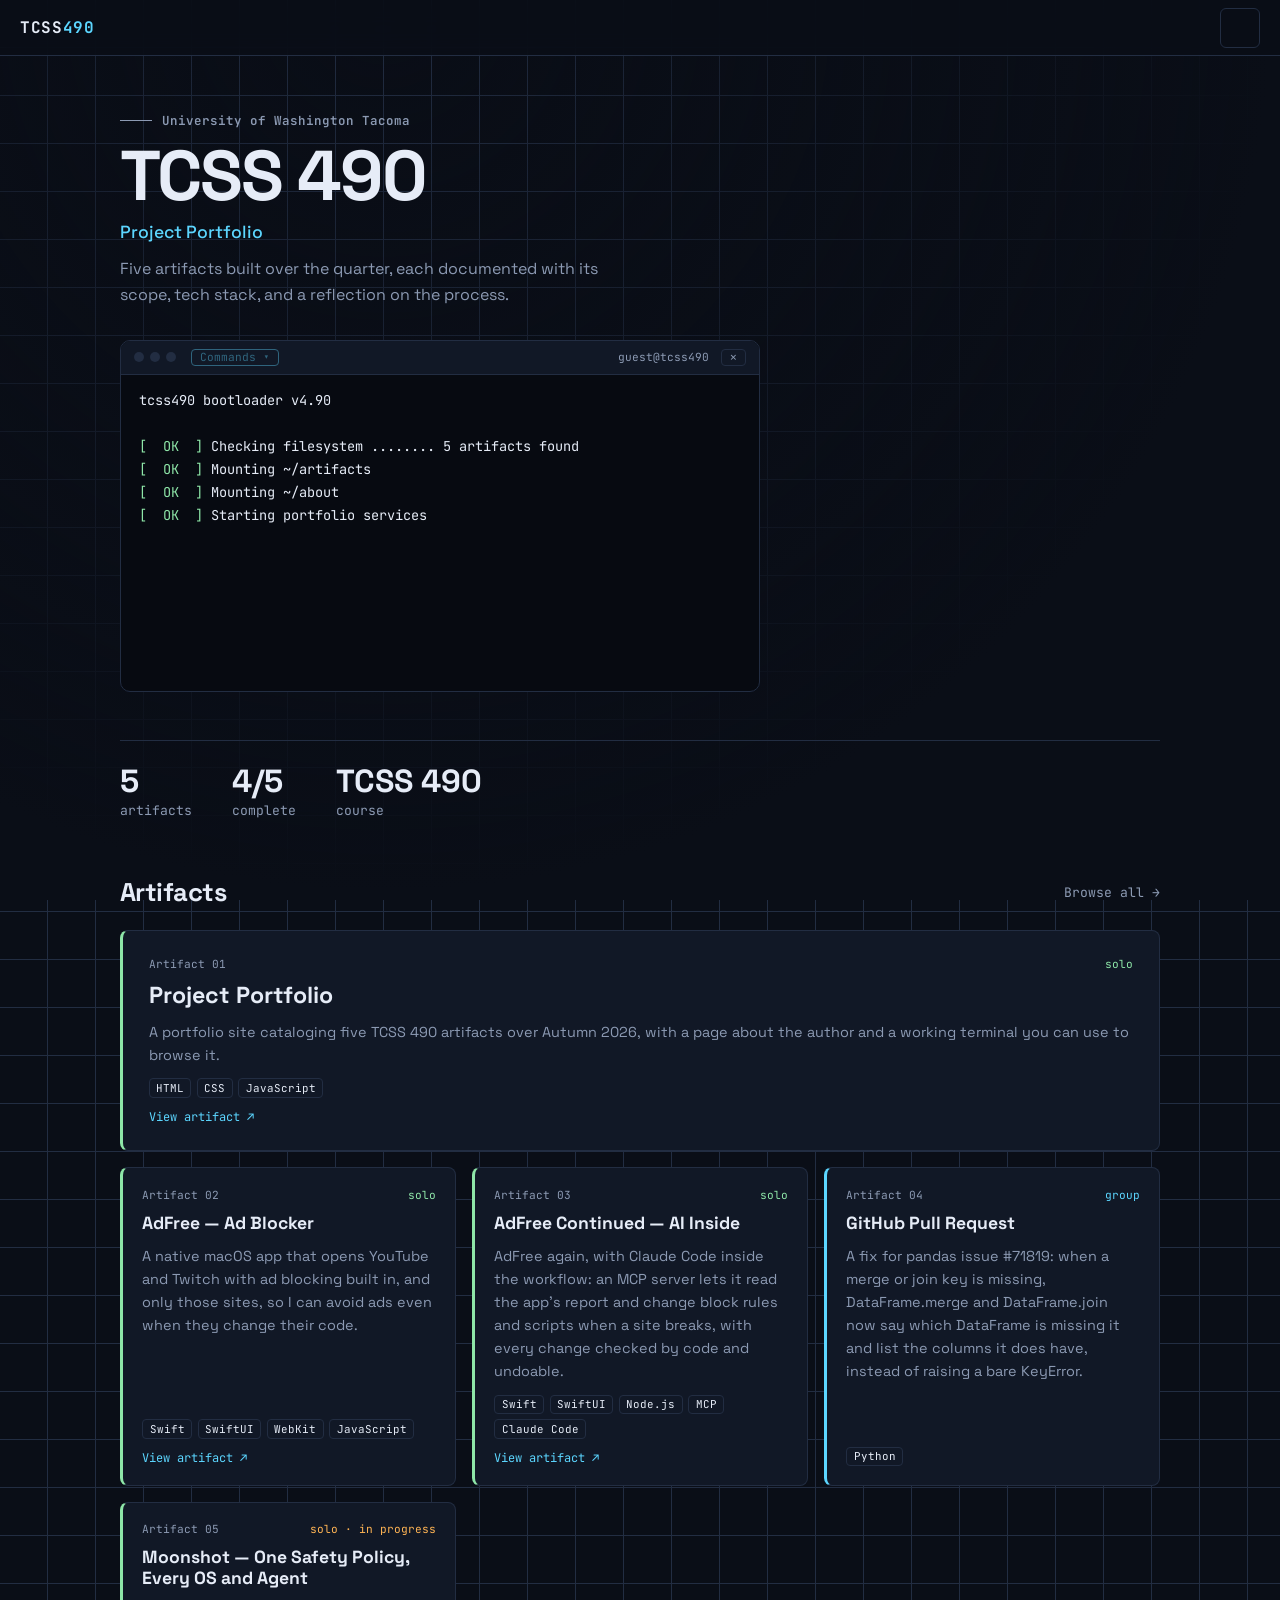
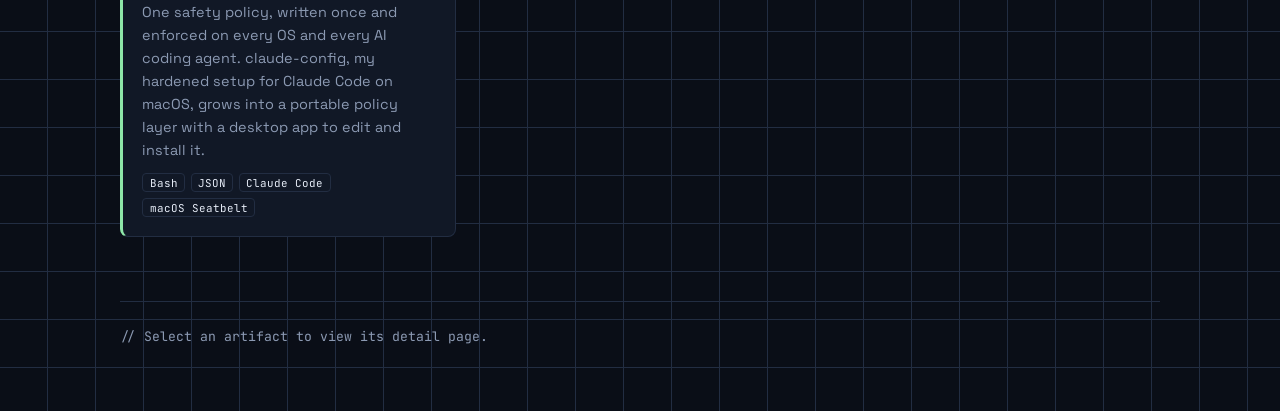
<file: docs/index.html>
<!DOCTYPE html>
<html lang="en">
<head>
  <meta charset="utf-8">
  <meta name="viewport" content="width=device-width, initial-scale=1, viewport-fit=cover">
  <title>TCSS 490 — Project Portfolio</title>
  <link rel="preconnect" href="https://fonts.googleapis.com">
  <link href="https://fonts.googleapis.com/css2?family=Space+Grotesk:wght@500;700&family=JetBrains+Mono:wght@400;600&display=swap" rel="stylesheet">
  <link rel="stylesheet" href="styles.css">
</head>
<body>

<!-- ── Fixed header ──────────────────────────────────────── -->
<header class="site-header">
  <a href="#home" class="site-logo">TCSS<span class="accent">490</span></a>
  <button class="hamburger" id="hamburger" aria-label="Open navigation" aria-expanded="false">
    <span></span><span></span><span></span>
  </button>
</header>

<!-- ── Drawer overlay ────────────────────────────────────── -->
<div class="overlay" id="overlay"></div>

<!-- ── Slide-in nav drawer ───────────────────────────────── -->
<nav class="drawer" id="drawer" aria-label="Site navigation">
  <div class="drawer-head">
    <span>NAVIGATION</span>
    <button class="drawer-close" id="drawer-close" aria-label="Close">✕</button>
  </div>
  <ul class="nav-list">
    <li><a href="#home"        data-nav="home">Home</a></li>
    <li><a href="#about"       data-nav="about">About</a></li>
    <li class="nav-sep"></li>
    <li><a href="#artifacts"   data-nav="artifacts">Artifacts</a></li>
    <li class="nav-sub"><a href="#artifact-01" data-nav="artifact-01">01 — Project Portfolio</a></li>
    <li class="nav-sub"><a href="#artifact-02" data-nav="artifact-02">02 — Ad Blocker</a></li>
    <li class="nav-sub"><a href="#artifact-03" data-nav="artifact-03">03 — AdFree Continued</a></li>
    <li class="nav-sub"><a href="#artifact-04" data-nav="artifact-04">04 — GitHub Pull Request</a></li>
    <li class="nav-sub"><a href="#artifact-05" data-nav="artifact-05">05 — Moonshot: One Safety Policy</a></li>
  </ul>
</nav>

<!-- ── Pages ─────────────────────────────────────────────── -->
<main>

  <!-- HOME -->
  <section class="page" id="page-home">
    <div class="pi">
      <p class="eyebrow">University of Washington Tacoma</p>
      <h1 class="hero">TCSS 490</h1>
      <p class="subtitle">Project Portfolio</p>
      <p class="lede">Five artifacts built over the quarter, each documented with its scope, tech stack, and a reflection on the process.</p>

      <!-- Interactive terminal (built by terminal.js) mounts here on the home page -->
      <div id="term-slot"></div>

      <div class="stats" id="stats"></div>

      <div class="sec-head row-apart">
        <h2 class="sec-title">Artifacts</h2>
        <a class="small-link" href="#artifacts">Browse all →</a>
      </div>
      <div class="grid" id="home-grid"></div>

      <footer>// Select an artifact to view its detail page.</footer>
    </div>
  </section>

  <!-- ABOUT -->
  <section class="page" id="page-about">
    <div class="pi">
      <p class="eyebrow">University of Washington Tacoma · TCSS 490 · Autumn 2026</p>
      <h1 class="hero">Peyton Laudanski</h1>
      <p class="subtitle">BS CSS / 2027</p>

      <div class="about-bio">
        <div class="about-block">
          <h3>About Me</h3>
          <p>Hi, I'm Peyton, a CSS undergraduate Eagle Scout out of UW Tacoma. I recreationally Red Team on my homelab and I like to relax with mandarin oranges.</p>
        </div>
        <div class="about-block">
          <h3>What I'm Building This Quarter</h3>
          <p>I'm interested in building tools and apps that I myself would use in my day to day life. I want to solve my problems with tools I built and skills I learned, and I want to do my best and enjoy my time.</p>
        </div>
      </div>

      <div class="about-links">
        <a class="about-link-btn" href="https://github.com/eagle-scout/" target="_blank" rel="noopener">GitHub ↗</a>
        <a class="about-link-btn" href="https://linkedin.com/in/peytonlaudanski/" target="_blank" rel="noopener">LinkedIn ↗</a>
      </div>

      <div class="about-divider"></div>

      <div class="sec-head row-apart">
        <h2 class="sec-title">Artifacts This Quarter</h2>
        <a class="small-link" href="#artifacts">All artifacts →</a>
      </div>
      <div class="grid" id="about-grid"></div>

    </div>
  </section>

  <!-- ARTIFACTS -->
  <section class="page" id="page-artifacts">
    <div class="pi">
      <div class="sec-head">
        <h2 class="sec-title">All Artifacts</h2>
        <div class="filters" id="filters" role="group" aria-label="Filter by team size"></div>
      </div>
      <div class="grid" id="artifacts-grid"></div>
      <footer>// Click any artifact to open its full detail page.</footer>
    </div>
  </section>

  <!-- ARTIFACT DETAIL (template, populated by script.js) -->
  <section class="page" id="page-detail">
    <div class="pi">
      <a class="back-link" href="#artifacts">← Back to Artifacts</a>
      <div id="detail-content"></div>
    </div>
  </section>

  <!-- ADFREE MANUAL (route #adfree-manual) -->
  <section class="page" id="page-manual">
    <div class="pi manual">
  <a class="back-link" href="#artifact-02">← Back to Artifact 02</a>
  <h1 class="art-name">AdFree — Usage Guide</h1>
  <p class="lead">A small macOS app that opens YouTube and Twitch with ad blocking built in, and nothing else. Part of Artifact 2.</p>

  <h2>What it is</h2>
  <p>AdFree is a native macOS window around a web view (the same engine Safari uses). You browse the real YouTube and Twitch, signed in as yourself, but the app strips ad data from YouTube's player, filters ad segments out of Twitch's video playlist, and blocks known ad hosts. Because it only opens sites on an allowed list, stray links can't take you anywhere else.</p>
  <p>Requires macOS 14 or newer and Xcode (for building). A short demo video is on the <a href="#artifact-02">Artifact 2 page</a>.</p>

  <h2>Install and run</h2>
  <pre><code>git clone https://github.com/Eagle-Scout/TCSS-490-Black-2.git
cd TCSS-490-Black-2/AdFree
./build.sh run</code></pre>
  <p><code>build.sh</code> compiles the app, assembles <code>build/AdFree.app</code>, signs it with the App Sandbox turned on, and opens it. The app has its own shield-and-play icon. Drag <code>AdFree.app</code> into Applications if you want to keep it. Run <code>./build.sh</code> again after pulling changes.</p>
  <p class="note"><strong>First launch:</strong> because the app is sandboxed, it keeps its own cookies. Sign in to Google once inside AdFree to get your history and subscriptions. After that, you stay signed in.</p>

  <h2>Using it</h2>
  <table>
    <tr><th>Control</th><th>What it does</th></tr>
    <tr><td>House</td><td>Home page: one card per allowed site. Pauses any video that was playing.</td></tr>
    <tr><td>← → ↻</td><td>Back, forward, reload (or stop while loading).</td></tr>
    <tr><td>Lock + site name</td><td>Read-only display of the site you're on. Check it before signing in to anything.</td></tr>
    <tr><td>Counter</td><td>Ads skipped or blocked so far. Reset it in Settings → Blocking.</td></tr>
    <tr><td>Block ads</td><td>Master switch. Turning it off reloads the page without any blocking.</td></tr>
    <tr><td>Ads showing?</td><td>Step-by-step help when an ad gets through (see below).</td></tr>
    <tr><td>Gear</td><td>Settings (also ⌘,).</td></tr>
  </table>
  <p>Shortcuts: <code>⌘R</code> reload, <code>⌘B</code> toggle blocking, <code>⌘,</code> settings. Closing the window quits the app.</p>
  <p>If a site can't load (it doesn't exist, you're offline, it times out, or it has a certificate problem) or comes back with an error page like 404, a yellow notice at the top says why. A home-page card that fails sends you back to the home page, so a mistyped site never looks like a redirect.</p>

  <h2>Allowed sites and the home page</h2>
  <p>The home page is your allowed list: every allowed site has a card, and a site only leaves the home page by being removed from the allowed list. (<code>youtu.be</code> is a short-link alias of YouTube, so it has no card.) Open Settings → <strong>Allowed sites</strong>. YouTube, Twitch and their subdomains are allowed by default, and youtube.com can't be removed because blocked links are sent there. Any link outside the list is cancelled, a yellow notice appears, and you land on YouTube.</p>
  <p>To add a site, type its address (for example <code>kick.com</code>) and press <strong>Add…</strong>. You'll be asked to confirm, because anything on an allowed site, including scams or fake sign-in pages, can load inside AdFree. Only add sites you trust. Google's sign-in pages are allowed automatically, but Google search is not.</p>

  <h2>When an ad gets through</h2>
  <p>YouTube and Twitch change their code often, so blocking breaks now and then. Press <strong>Ads showing?</strong> and work down the list:</p>
  <ol>
    <li><strong>Reload the page.</strong> Fixes most one-off misses.</li>
    <li><strong>Reload blocking files.</strong> Re-reads the rules and scripts and reloads the page.</li>
    <li><strong>Clear the cache.</strong> Removes cached pages and scripts. You stay signed in.</li>
    <li><strong>Run a diagnosis and copy the report.</strong> It shows what the app sees on the current page. Paste it to whoever is fixing the scripts (for example, to Claude with "ads are getting through on YouTube, please update the scripts").</li>
    <li><strong>Edit the scripts</strong> in Settings (next section).</li>
  </ol>
  <p>If a page won't load at all, go to Settings → <strong>Blocking</strong> and switch the layers off one at a time (network rules, YouTube script, Twitch script). The one that makes the page work is the one that's broken.</p>

  <h2>Editing the scripts and rules</h2>
  <p>Settings → <strong>Scripts &amp; rules</strong> has an editor for the three files that do the blocking:</p>
  <table>
    <tr><th>File</th><th>What it controls</th></tr>
    <tr><td><code>ContentRules.json</code></td><td>Hosts and URL patterns that are blocked, plus page elements that are hidden. Apple's content blocker format.</td></tr>
    <tr><td><code>youtube-adblock.js</code></td><td>Strips ad data from YouTube's player responses; skips or hides any ad that still shows.</td></tr>
    <tr><td><code>twitch-adblock.js</code></td><td>Removes ad segments from Twitch's playlist; if the whole playlist is ads, swaps in the same stream requested as another player type; mutes any ad that still plays.</td></tr>
  </table>
  <p>Pick a file, edit it, and press <strong>Save and apply</strong> (⌘S). The app checks the syntax first, so a typo can't break blocking, then reloads the page. <strong>Show in Finder</strong> opens the folder holding your saved copies. <strong>Revert to built-in</strong> deletes your copy.</p>
  <p class="note">A saved copy replaces the built-in file. If the app is later updated with a fixed script, your copy keeps shadowing it until you revert. The editor labels files "Custom copy in use" so you can tell.</p>
  <p>To change what ships with the app, edit the files in <code>AdFree/Resources/</code> in the repo and run <code>./build.sh</code>. To redraw the icon, run <code>AdFree/tools/make-icon.sh</code>. To regenerate the demo video shown on the Artifact 2 page, run <code>swift AdFree/tools/make-demo.swift docs/media/adfree-demo.mp4</code> from the repo root.</p>

  <h2>Modifying the app</h2>
  <table>
    <tr><th>File (in <code>AdFree/Sources/AdFree/</code>)</th><th>Role</th></tr>
    <tr><td><code>BrowserModel.swift</code></td><td>Web view, allowed list, rules and scripts, ad counter.</td></tr>
    <tr><td><code>ContentView.swift</code></td><td>Toolbar and window layout.</td></tr>
    <tr><td><code>HomeView.swift</code></td><td>The home page (one card per allowed site).</td></tr>
    <tr><td><code>SettingsView.swift</code></td><td>The three Settings tabs.</td></tr>
    <tr><td><code>FixAdsView.swift</code></td><td>The "Ads showing?" panel.</td></tr>
  </table>
  <p>For a headless check that Twitch still plays, run <code>ADFREE_SELFTEST=1 build/AdFree.app/Contents/MacOS/AdFree</code>. It opens a live channel, samples the video twice and prints whether playback is advancing. Set <code>ADFREE_LAYERS=rules,youtube,twitch</code> (any subset) to test with layers off. In Safari, Develop → this Mac → AdFree opens the Web Inspector for the app.</p>

  <h2>Security notes</h2>
  <ul>
    <li><strong>Sandboxed:</strong> the app can only touch its own container and the network, so a bug in it can't read your documents.</li>
    <li><strong>Limited navigation:</strong> only allowed sites open, and there is no address bar.</li>
    <li><strong>Not included:</strong> Safari's phishing warnings and passkey integration. The app is ad-hoc signed, not notarized.</li>
    <li><strong>Custom scripts:</strong> a saved copy runs inside your signed-in YouTube session. Only save code you understand. Revert to built-in if in doubt.</li>
  </ul>

  <h2>Limits</h2>
  <ul>
    <li>This is a cat-and-mouse game. YouTube and Twitch change their code, so scripts will need updates.</li>
    <li>Twitch ads are spliced into the video stream, so a brief stall or lower-quality moment at an ad break is possible. The backup-stream swap is best effort.</li>
    <li>Blocking ads goes against both services' terms of service. This is a personal and educational project. YouTube Premium and Twitch Turbo are the supported way to remove ads.</li>
  </ul>
    </div>
  </section>

</main>

<script src="script.js"></script>
<script src="terminal.js"></script>
</body>
</html>
</file>
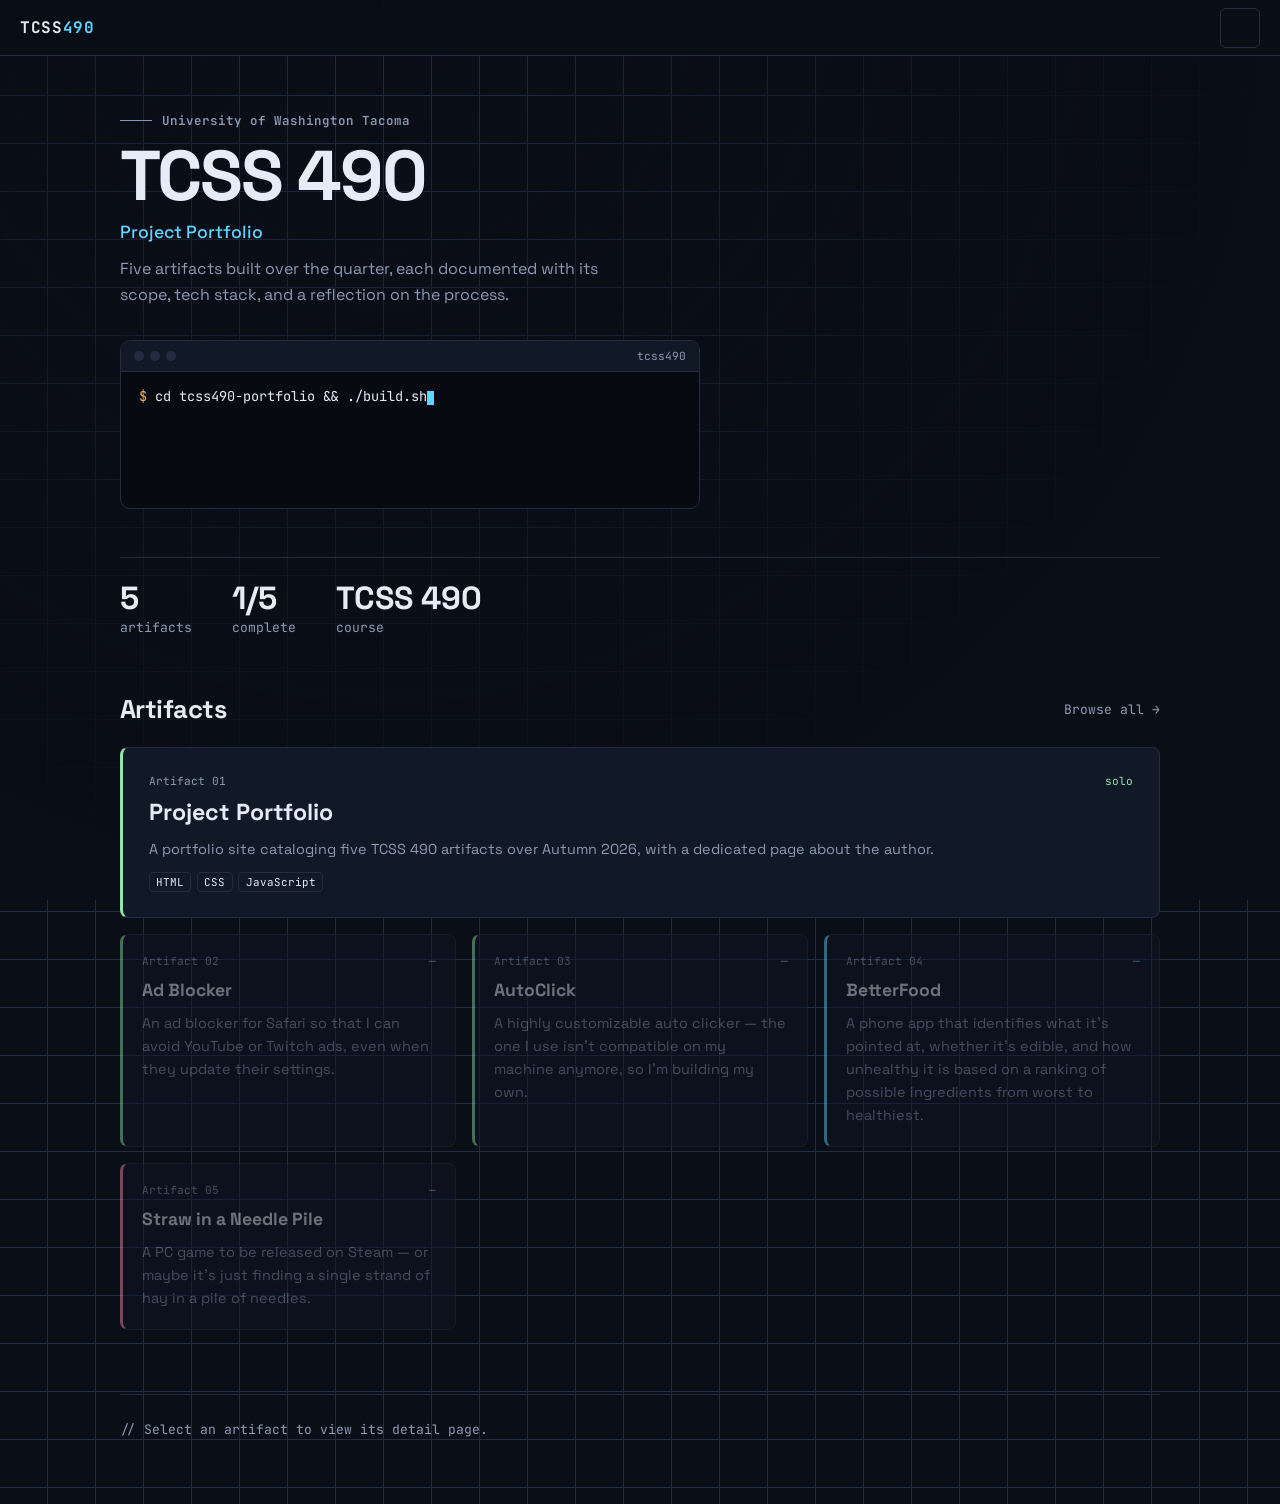
<file: files/index.html>
<!DOCTYPE html>
<html lang="en">
<head>
  <meta charset="utf-8">
  <meta name="viewport" content="width=device-width, initial-scale=1, viewport-fit=cover">
  <title>TCSS 490 — Project Portfolio</title>
  <link rel="preconnect" href="https://fonts.googleapis.com">
  <link href="https://fonts.googleapis.com/css2?family=Space+Grotesk:wght@500;700&family=JetBrains+Mono:wght@400;600&display=swap" rel="stylesheet">
  <link rel="stylesheet" href="styles.css">
</head>
<body>

<!-- ── Fixed header ──────────────────────────────────────── -->
<header class="site-header">
  <a href="#home" class="site-logo">TCSS<span class="accent">490</span></a>
  <button class="hamburger" id="hamburger" aria-label="Open navigation" aria-expanded="false">
    <span></span><span></span><span></span>
  </button>
</header>

<!-- ── Drawer overlay ────────────────────────────────────── -->
<div class="overlay" id="overlay"></div>

<!-- ── Slide-in nav drawer ───────────────────────────────── -->
<nav class="drawer" id="drawer" aria-label="Site navigation">
  <div class="drawer-head">
    <span>NAVIGATION</span>
    <button class="drawer-close" id="drawer-close" aria-label="Close">✕</button>
  </div>
  <ul class="nav-list">
    <li><a href="#home"        data-nav="home">Home</a></li>
    <li><a href="#about"       data-nav="about">About</a></li>
    <li class="nav-sep"></li>
    <li><a href="#artifacts"   data-nav="artifacts">Artifacts</a></li>
    <li class="nav-sub"><a href="#artifact-01" data-nav="artifact-01">01 — Project Portfolio</a></li>
    <li class="nav-sub"><a href="#artifact-02" data-nav="artifact-02">02 — Ad Blocker</a></li>
    <li class="nav-sub"><a href="#artifact-03" data-nav="artifact-03">03 — AutoClick</a></li>
    <li class="nav-sub"><a href="#artifact-04" data-nav="artifact-04">04 — BetterFood</a></li>
    <li class="nav-sub"><a href="#artifact-05" data-nav="artifact-05">05 — Straw in a Needle Pile</a></li>
  </ul>
</nav>

<!-- ── Pages ─────────────────────────────────────────────── -->
<main>

  <!-- HOME -->
  <section class="page" id="page-home">
    <div class="pi">
      <p class="eyebrow">University of Washington Tacoma</p>
      <h1 class="hero">TCSS 490</h1>
      <p class="subtitle">Project Portfolio</p>
      <p class="lede">Five artifacts built over the quarter, each documented with its scope, tech stack, and a reflection on the process.</p>

      <div class="term">
        <div class="term-bar"><i></i><i></i><i></i><span>tcss490</span></div>
        <div class="term-body" id="term"></div>
      </div>

      <div class="stats" id="stats"></div>

      <div class="sec-head row-apart">
        <h2 class="sec-title">Artifacts</h2>
        <a class="small-link" href="#artifacts">Browse all →</a>
      </div>
      <div class="grid" id="home-grid"></div>

      <footer>// Select an artifact to view its detail page.</footer>
    </div>
  </section>

  <!-- ABOUT -->
  <section class="page" id="page-about">
    <div class="pi">
      <p class="eyebrow">University of Washington Tacoma · TCSS 490 · Autumn 2026</p>
      <h1 class="hero">Peyton Laudanski</h1>
      <p class="subtitle">BS CSS / 2027</p>

      <div class="about-bio">
        <div class="about-block">
          <h3>About Me</h3>
          <p>Hi, I'm Peyton, a CSS undergraduate Eagle Scout out of UW Tacoma. I recreationally Red Team on my homelab and I like to relax with mandarin oranges.</p>
        </div>
        <div class="about-block">
          <h3>What I'm Building This Quarter</h3>
          <p>I'm interested in building tools and apps that I myself would use in my day to day life. I want to solve my problems with tools I built and skills I learned, and I want to do my best and enjoy my time.</p>
        </div>
      </div>

      <div class="about-links">
        <a class="about-link-btn" href="#" target="_blank" rel="noopener">GitHub ↗</a>
        <a class="about-link-btn" href="#" target="_blank" rel="noopener">LinkedIn ↗</a>
      </div>

      <div class="about-divider"></div>

      <div class="sec-head row-apart">
        <h2 class="sec-title">Artifacts This Quarter</h2>
        <a class="small-link" href="#artifacts">All artifacts →</a>
      </div>
      <div class="grid" id="about-grid"></div>

      <footer>// Add your GitHub and LinkedIn URLs to the links above.</footer>
    </div>
  </section>

  <!-- ARTIFACTS -->
  <section class="page" id="page-artifacts">
    <div class="pi">
      <div class="sec-head">
        <h2 class="sec-title">All Artifacts</h2>
        <div class="filters" id="filters" role="group" aria-label="Filter by team size"></div>
      </div>
      <div class="grid" id="artifacts-grid"></div>
      <footer>// Click any artifact to open its full detail page.</footer>
    </div>
  </section>

  <!-- ARTIFACT DETAIL (template, populated by script.js) -->
  <section class="page" id="page-detail">
    <div class="pi">
      <a class="back-link" href="#artifacts">← Back to Artifacts</a>
      <div id="detail-content"></div>
    </div>
  </section>

</main>

<script src="script.js"></script>
</body>
</html>
</file>
<file: docs/styles.css>
/* =========================================================
   TCSS 490 — Project Portfolio
   styles.css
   ========================================================= */

/* ROOT */
:root {
  color-scheme: dark;
  --bg:      #0a0e17;
  --surface: #111826;
  --line:    #222d42;
  --text:    #e6ecf7;
  --muted:   #8c9ab3;
  --cyan:    #5cd6ff;
  --amber:   #ffb454;
  --solo:    #8ee6a8;
  --group:   #5cd6ff;
  --mega:    #ff8fb1;
  --sans:    "Space Grotesk", system-ui, sans-serif;
  --mono:    "JetBrains Mono", ui-monospace, Menlo, monospace;
  --hh:      56px;
  box-sizing: border-box;
}
html { height: 100%; scroll-padding-top: var(--hh); overscroll-behavior: none; }
*, *::before, *::after { box-sizing: inherit; }
body {
  margin: 0;
  overscroll-behavior: none;
  background: var(--bg);
  color: var(--text);
  font: 400 1rem/1.6 var(--sans);
  padding-top: var(--hh);
  background-image:
    linear-gradient(var(--line) 1px, transparent 1px),
    linear-gradient(90deg, var(--line) 1px, transparent 1px);
  background-size: 48px 48px;
  background-position: -1px -1px;
}
body::before {
  content: "";
  position: fixed;
  inset: 0;
  pointer-events: none;
  background: radial-gradient(ellipse at 30% 0%, transparent 0, var(--bg) 70%);
}
a { color: var(--cyan); }
:focus-visible { outline: 2px solid var(--amber); outline-offset: 3px; }

/* ── HEADER ─────────────────────────────────────────────── */
.site-header {
  position: fixed;
  top: 0; left: 0; right: 0;
  z-index: 200;
  height: var(--hh);
  display: flex;
  align-items: center;
  justify-content: space-between;
  padding: 0 1.25rem;
  background: rgba(10, 14, 23, .88);
  backdrop-filter: blur(16px);
  -webkit-backdrop-filter: blur(16px);
  border-bottom: 1px solid var(--line);
}
.site-logo {
  font: 700 1rem var(--mono);
  color: var(--text);
  text-decoration: none;
  letter-spacing: .04em;
}
.site-logo .accent { color: var(--cyan); }

/* ── HAMBURGER ──────────────────────────────────────────── */
.hamburger {
  display: flex;
  flex-direction: column;
  justify-content: center;
  gap: 5px;
  width: 40px; height: 40px;
  padding: 8px;
  background: none;
  border: 1px solid var(--line);
  border-radius: 6px;
  cursor: pointer;
}
.hamburger span {
  display: block;
  height: 2px;
  background: var(--text);
  border-radius: 2px;
  transition: transform .25s, opacity .25s;
}
.hamburger.open span:nth-child(1) { transform: translateY(7px) rotate(45deg); }
.hamburger.open span:nth-child(2) { opacity: 0; }
.hamburger.open span:nth-child(3) { transform: translateY(-7px) rotate(-45deg); }

/* ── DRAWER ─────────────────────────────────────────────── */
.overlay {
  position: fixed;
  inset: 0;
  z-index: 300;
  background: rgba(0, 0, 0, .55);
  backdrop-filter: blur(3px);
  opacity: 0;
  pointer-events: none;
  transition: opacity .25s;
}
.overlay.open { opacity: 1; pointer-events: all; }

.drawer {
  position: fixed;
  top: 0; right: 0; bottom: 0;
  z-index: 400;
  width: min(280px, 80vw);
  background: var(--surface);
  border-left: 1px solid var(--line);
  transform: translateX(100%);
  transition: transform .3s cubic-bezier(.4, 0, .2, 1);
  display: flex;
  flex-direction: column;
  overflow-y: auto;
}
.drawer.open { transform: translateX(0); }

.drawer-head {
  display: flex;
  align-items: center;
  justify-content: space-between;
  padding: .9rem 1.25rem;
  border-bottom: 1px solid var(--line);
}
.drawer-head span {
  font: 600 .72rem var(--mono);
  color: var(--muted);
  letter-spacing: .08em;
}
.drawer-close {
  font: 400 1rem var(--mono);
  color: var(--muted);
  background: none;
  border: none;
  cursor: pointer;
  padding: .25rem .5rem;
  line-height: 1;
}
.drawer-close:hover { color: var(--text); }

.nav-list { list-style: none; margin: 0; padding: .5rem 0; }
.nav-list a {
  display: block;
  padding: .6rem 1.25rem;
  font: 600 .9rem var(--sans);
  color: var(--muted);
  text-decoration: none;
  transition: color .15s, background .15s;
}
.nav-list a:hover { color: var(--text); background: rgba(255, 255, 255, .03); }
.nav-list a.active { color: var(--cyan); }
.nav-list a.active::before { content: "▸ "; }
.nav-sep { height: 1px; background: var(--line); margin: .4rem 1.25rem; }
.nav-sub a {
  padding-left: 2rem !important;
  font: 400 .8rem var(--mono) !important;
}

/* ── PAGES ──────────────────────────────────────────────── */
.page { display: none; }
.page.active { display: block; }
.pi {
  max-width: 1080px;
  margin: 0 auto;
  padding: clamp(1.5rem, 5vw, 3.5rem) 1.25rem 4rem;
  position: relative;
}

/* ── HERO ───────────────────────────────────────────────── */
.eyebrow {
  font: 600 .78rem var(--mono);
  color: var(--muted);
  letter-spacing: .08em;
  margin: 0 0 .75rem;
  display: flex;
  align-items: center;
  gap: .6rem;
}
.eyebrow::before {
  content: "";
  display: block;
  width: 32px; height: 1px;
  background: var(--muted);
}
h1.hero {
  font: 700 clamp(2.4rem, 7vw, 4.4rem)/1.02 var(--sans);
  letter-spacing: -.03em;
  margin: 0 0 .5rem;
}
.subtitle { font: 500 1.1rem var(--sans); color: var(--cyan); margin: 0 0 .85rem; }
.lede { color: var(--muted); max-width: 52ch; margin: 0 0 2rem; font-size: 1rem; }

/* ── TERMINAL ───────────────────────────────────────────── */
.term {
  background: #070a11;
  border: 1px solid var(--line);
  border-radius: 10px;
  font: 400 .85rem/1.7 var(--mono);
  max-width: 580px;
  overflow: hidden;
  margin-bottom: 3rem;
}
.term-bar {
  display: flex;
  gap: 6px;
  padding: .5rem .8rem;
  border-bottom: 1px solid var(--line);
  background: var(--surface);
  align-items: center;
}
.term-bar i { width: 10px; height: 10px; border-radius: 50%; background: var(--line); }
.term-bar span { margin-left: auto; font: .7rem var(--mono); color: var(--muted); }
.term-body {
  padding: .85rem 1.1rem;
  min-height: 8.5rem;
  white-space: pre-wrap;
  word-break: break-word;
}
.tp  { color: var(--amber); }
.tok { color: var(--solo);  }
.tdim{ color: var(--muted); }
.cursor {
  display: inline-block;
  width: .55em; height: 1.05em;
  background: var(--cyan);
  vertical-align: text-bottom;
  animation: blink 1s steps(2) infinite;
}
@keyframes blink { 50% { opacity: 0; } }

/* ── INTERACTIVE TERMINAL (terminal.js) ─────────────────── */
.tty { display: flex; flex-direction: column; }
.tty[hidden] { display: none; }
.tty:focus-within { border-color: var(--cyan); }
.tty .term-body { flex: 1; min-height: 0; overflow-y: auto; overscroll-behavior: none; padding-bottom: 0;
  white-space: normal; }   /* lines set their own pre-wrap; stray markup whitespace made blank rows */
.tty-inline { max-width: 640px; height: 22rem; }
.tty-float {
  position: fixed; right: 1rem; bottom: 1rem; z-index: 150;
  width: min(560px, calc(100vw - 2rem)); height: min(24rem, 60vh);
  max-width: none; margin: 0;
  box-shadow: 0 12px 40px rgba(0, 0, 0, .55);
}

.tty-btn {
  margin-left: .4rem; padding: .05rem .5rem;
  font: .7rem var(--mono); color: var(--muted);
  background: transparent; border: 1px solid var(--line); border-radius: 4px;
  cursor: pointer;
}
.tty-btn:hover { color: var(--text); border-color: var(--muted); }

.tl { white-space: pre-wrap; word-break: break-word; }
.td   { color: var(--cyan); }
.terr { color: #ff8f8f; }
.tty-row {
  position: sticky; bottom: 0;   /* follows the output, then pins to the bottom once it scrolls */
  display: flex; gap: .6ch;
  margin: 0 -1.1rem; padding: .1rem 1.1rem .85rem;
  background: #070a11;
}
.tty-row label { white-space: pre; }
.tty-row input {
  flex: 1; min-width: 0; padding: 0;
  font: inherit; color: var(--text); caret-color: var(--cyan);
  background: transparent; border: 0; outline: 0;
}
.tty-booting .tty-row { display: none; }
/* phones: the input is hidden so no keyboard opens; a blinking block cursor stands in for it */
.tty-fakecur { display: none; align-self: center; }
.tty-ro .tty-row input { display: none; }
.tty-ro .tty-fakecur { display: inline-block; }

.tty-inline { position: relative; }
.tty-cmdbtn { margin-left: .6rem; color: var(--cyan); border-color: var(--cyan); }
.tty-cmdbtn:disabled { opacity: .4; cursor: default; }
.tty-menu {
  position: absolute; z-index: 5; top: 2.35rem; left: .6rem;
  width: min(25rem, calc(100% - 1.2rem)); max-height: calc(100% - 3.2rem); overflow-y: auto;
  padding: .3rem;
  background: var(--surface); border: 1px solid var(--cyan); border-radius: 8px;
  box-shadow: 0 10px 30px rgba(0, 0, 0, .6);
  font: .75rem/1.4 var(--mono);
}
.tty-menu[hidden] { display: none; }
.tty-mh { padding: .4rem .6rem .15rem; font-size: .65rem; letter-spacing: .08em; text-transform: uppercase; color: var(--muted); }
.tty-mi {
  display: block; width: 100%; padding: .4rem .6rem;
  font: inherit; text-align: left; color: var(--text);
  background: transparent; border: 0; border-radius: 5px; cursor: pointer;
}
.tty-mi:hover, .tty-mi:focus-visible { background: #1a2438; outline: none; }
@media (pointer: coarse) { .tty-mi { padding: .65rem .6rem; font-size: .8rem; } .tty-btn { padding: .25rem .6rem; } }

.tty-toggle {
  position: fixed; right: 1rem; bottom: 1rem; z-index: 150;
  padding: .5rem .8rem;
  font: 600 .8rem var(--mono); color: var(--cyan);
  background: #070a11; border: 1px solid var(--line); border-radius: 8px;
  cursor: pointer;
}
.tty-toggle:hover { border-color: var(--cyan); }

/* ── STATS ──────────────────────────────────────────────── */
.stats {
  display: flex;
  flex-wrap: wrap;
  gap: 2.5rem;
  margin-bottom: 3.5rem;
  padding-top: 1.5rem;
  border-top: 1px solid var(--line);
}
.stat b { display: block; font: 700 2rem/1 var(--sans); }
.stat span { color: var(--muted); font-size: .82rem; font-family: var(--mono); }

/* ── SECTION HEAD ───────────────────────────────────────── */
.sec-head {
  display: flex;
  flex-wrap: wrap;
  align-items: baseline;
  justify-content: space-between;
  gap: 1rem;
  margin-bottom: 1.5rem;
}
.sec-head + .sec-head { margin-top: 3rem; }
h2.sec-title { font: 700 1.6rem/1.1 var(--sans); margin: 0; letter-spacing: -.02em; }

/* ── FILTERS ────────────────────────────────────────────── */
.filters { display: flex; flex-wrap: wrap; gap: .45rem; }
.filters button {
  font: 600 .73rem var(--mono);
  color: var(--muted);
  background: transparent;
  border: 1px solid var(--line);
  border-radius: 999px;
  padding: .38rem .8rem;
  cursor: pointer;
  transition: background .15s, color .15s, border-color .15s;
}
.filters button[aria-pressed=true] {
  color: var(--bg);
  background: var(--cyan);
  border-color: var(--cyan);
}

/* ── CARDS ──────────────────────────────────────────────── */
.grid {
  display: grid;
  grid-template-columns: repeat(auto-fill, minmax(min(100%, 300px), 1fr));
  gap: 1rem;
}
.card {
  background: var(--surface);
  border: 1px solid var(--line);
  border-left: 3px solid var(--tag);
  border-radius: 8px;
  padding: 1.2rem;
  display: flex;
  flex-direction: column;
  gap: .7rem;
  transition: border-color .15s, transform .12s;
}
.card:not(.tbd)       { cursor: pointer; }
.card:not(.tbd):hover { border-color: var(--cyan); transform: translateY(-2px); }
.card.feat            { grid-column: 1 / -1; padding: 1.6rem; }
.card.feat .card-name { font-size: 1.45rem; }
.card.tbd             { opacity: .45; --tag: var(--line); }
.card.progress .ctype { color: var(--amber); }
.card[data-t=solo]    { --tag: var(--solo);  }
.card[data-t=group]   { --tag: var(--group); }
.card[data-t=mega]    { --tag: var(--mega);  }

.card-meta {
  display: flex;
  justify-content: space-between;
  font: 400 .7rem var(--mono);
  color: var(--muted);
}
.card-meta .ctype { color: var(--tag); }
.card-name { font: 700 1.1rem/1.2 var(--sans); margin: 0; }
.card-desc { margin: 0; color: var(--muted); font-size: .9rem; flex: 1; }
.tags { display: flex; flex-wrap: wrap; gap: .35rem; }
.tags span {
  font: 400 .68rem var(--mono);
  border: 1px solid var(--line);
  border-radius: 4px;
  padding: .1rem .4rem;
}
.view-btn {
  align-self: flex-start;
  margin-top: auto;
  font: 400 .75rem var(--mono);
  color: var(--cyan);
  text-decoration: none;
}
.view-btn:hover { text-decoration: underline; }
.empty { color: var(--muted); padding: 2rem 0; font-family: var(--mono); font-size: .88rem; }

/* ── DETAIL PAGE ────────────────────────────────────────── */
.back-link {
  display: inline-flex;
  align-items: center;
  gap: .4rem;
  font: 400 .8rem var(--mono);
  color: var(--muted);
  text-decoration: none;
  margin-bottom: 2rem;
}
.back-link:hover { color: var(--cyan); }

.art-badge {
  display: inline-block;
  font: 600 .73rem var(--mono);
  color: var(--muted);
  border: 1px solid var(--line);
  border-radius: 4px;
  padding: .18rem .55rem;
  letter-spacing: .06em;
  margin-bottom: .75rem;
}
h1.art-name {
  font: 700 clamp(1.8rem, 5vw, 3rem)/1.1 var(--sans);
  margin: .2rem 0 1rem;
  letter-spacing: -.02em;
}
.art-chips { display: flex; flex-wrap: wrap; gap: .7rem; margin-bottom: 2rem; align-items: center; }
.chip {
  font: 400 .75rem var(--mono);
  color: var(--muted);
  border: 1px solid var(--line);
  border-radius: 999px;
  padding: .22rem .7rem;
}
.chip.done { color: var(--solo);  border-color: var(--solo); }
.chip.progress { color: var(--amber); border-color: var(--amber); }
.chip.ext  { color: var(--cyan); border-color: var(--cyan); text-decoration: none; transition: background .15s, color .15s; }
.chip.ext:hover { background: var(--cyan); color: var(--bg); }

.detail-grid {
  display: grid;
  grid-template-columns: repeat(auto-fill, minmax(min(100%, 460px), 1fr));
  gap: 1rem;
}
.dblock {
  background: var(--surface);
  border: 1px solid var(--line);
  border-radius: 8px;
  padding: 1.25rem;
}
.dblock h4 {
  font: 700 .78rem var(--mono);
  color: var(--muted);
  margin: 0 0 .75rem;
  letter-spacing: .07em;
  text-transform: uppercase;
}
.dblock p { margin: 0; color: var(--muted); font-size: .92rem; line-height: 1.7; }

/* Reflection block gets amber accent */
.dblock.reflect             { border-left-color: var(--amber); }
.dblock.reflect h4          { color: var(--amber); }

.ph { font-style: italic; }
.dblock.demo video { display: block; width: 100%; border-radius: 8px; border: 1px solid var(--line); background: #000; }
.dblock.demo .caption { color: var(--muted); font-size: .85rem; margin: .6rem 0 0; }

.tbd-well {
  background: var(--surface);
  border: 1px solid var(--line);
  border-radius: 8px;
  padding: 2.5rem;
  text-align: center;
  margin-top: 2rem;
}
.tbd-well .idea   { font-size: 1rem; color: var(--text); margin-bottom: .5rem; }
.tbd-well .coming { font: 400 .82rem var(--mono); color: var(--muted); margin: 0; }

/* ── ABOUT PAGE ─────────────────────────────────────────── */
.about-bio {
  display: grid;
  grid-template-columns: repeat(auto-fill, minmax(min(100%, 440px), 1fr));
  gap: 1rem;
  margin: 2rem 0;
}
.about-block {
  background: var(--surface);
  border: 1px solid var(--line);
  border-radius: 8px;
  padding: 1.5rem;
}
.about-block h3 { font: 700 1rem/1.2 var(--sans); margin: 0 0 .75rem; }
.about-block p  { margin: 0; color: var(--muted); font-size: .95rem; line-height: 1.75; }

.about-links { display: flex; flex-wrap: wrap; gap: .75rem; margin-bottom: 3rem; }
.about-link-btn {
  font: 600 .8rem var(--mono);
  color: var(--muted);
  border: 1px solid var(--line);
  border-radius: 999px;
  padding: .45rem 1rem;
  text-decoration: none;
  transition: color .15s, border-color .15s;
}
.about-link-btn:hover { color: var(--cyan); border-color: var(--cyan); }
.about-divider { height: 1px; background: var(--line); margin: 0 0 2.5rem; }

/* ── FOOTER ─────────────────────────────────────────────── */
footer {
  margin-top: 4rem;
  padding-top: 1.5rem;
  border-top: 1px solid var(--line);
  color: var(--muted);
  font: .82rem/1.6 var(--mono);
}

/* ── UTIL ───────────────────────────────────────────────── */
.row-apart { display: flex; align-items: center; justify-content: space-between; gap: 1rem; flex-wrap: wrap; }
.small-link { font: 400 .82rem var(--mono); color: var(--muted); text-decoration: none; }
.small-link:hover { color: var(--cyan); }

@media (prefers-reduced-motion: reduce) { .cursor { animation: none; } }


/* ── ADFREE MANUAL ─────────────────────────────────────────── */
.manual { max-width: 820px; }
.manual .lead { color: var(--muted); margin: .4rem 0 1.4rem; }
.manual h2 {
  font: 700 1.35rem/1.2 var(--sans);
  letter-spacing: -.02em;
  margin: 2.6rem 0 .8rem;
  padding-top: 1.4rem;
  border-top: 1px solid var(--line);
}
.manual h3 { font: 600 1rem var(--mono); color: var(--amber); margin: 1.6rem 0 .5rem; }
.manual p, .manual li { color: var(--text); line-height: 1.7; }
.manual ul, .manual ol { padding-left: 1.3rem; }
.manual code { font-family: var(--mono); font-size: .86em; background: var(--surface); border: 1px solid var(--line); padding: .08em .35em; border-radius: 4px; }
.manual pre { font-family: var(--mono); font-size: .85rem; background: var(--surface); border: 1px solid var(--line); border-radius: 8px; padding: .9rem 1rem; overflow-x: auto; }
.manual pre code { background: none; border: 0; padding: 0; font-size: inherit; }
.manual table { width: 100%; border-collapse: collapse; margin: 1rem 0; font-size: .92rem; }
.manual th, .manual td { text-align: left; padding: .55rem .75rem; border-bottom: 1px solid var(--line); vertical-align: top; }
.manual th { color: var(--muted); font: 400 .75rem var(--mono); text-transform: uppercase; letter-spacing: .05em; }
.manual .note { border-left: 3px solid var(--amber); background: var(--surface); padding: .8rem 1rem; border-radius: 0 8px 8px 0; }
.manual .note p { margin: 0; }
</file>
<file: files/styles.css>
/* =========================================================
   TCSS 490 — Project Portfolio
   styles.css
   ========================================================= */

/* ROOT */
:root {
  color-scheme: dark;
  --bg:      #0a0e17;
  --surface: #111826;
  --line:    #222d42;
  --text:    #e6ecf7;
  --muted:   #8c9ab3;
  --cyan:    #5cd6ff;
  --amber:   #ffb454;
  --solo:    #8ee6a8;
  --group:   #5cd6ff;
  --mega:    #ff8fb1;
  --sans:    "Space Grotesk", system-ui, sans-serif;
  --mono:    "JetBrains Mono", ui-monospace, Menlo, monospace;
  --hh:      56px;
  box-sizing: border-box;
}
html { height: 100%; scroll-padding-top: var(--hh); }
*, *::before, *::after { box-sizing: inherit; }
body {
  margin: 0;
  background: var(--bg);
  color: var(--text);
  font: 400 1rem/1.6 var(--sans);
  padding-top: var(--hh);
  background-image:
    linear-gradient(var(--line) 1px, transparent 1px),
    linear-gradient(90deg, var(--line) 1px, transparent 1px);
  background-size: 48px 48px;
  background-position: -1px -1px;
}
body::before {
  content: "";
  position: fixed;
  inset: 0;
  pointer-events: none;
  background: radial-gradient(ellipse at 30% 0%, transparent 0, var(--bg) 70%);
}
a { color: var(--cyan); }
:focus-visible { outline: 2px solid var(--amber); outline-offset: 3px; }

/* ── HEADER ─────────────────────────────────────────────── */
.site-header {
  position: fixed;
  top: 0; left: 0; right: 0;
  z-index: 200;
  height: var(--hh);
  display: flex;
  align-items: center;
  justify-content: space-between;
  padding: 0 1.25rem;
  background: rgba(10, 14, 23, .88);
  backdrop-filter: blur(16px);
  -webkit-backdrop-filter: blur(16px);
  border-bottom: 1px solid var(--line);
}
.site-logo {
  font: 700 1rem var(--mono);
  color: var(--text);
  text-decoration: none;
  letter-spacing: .04em;
}
.site-logo .accent { color: var(--cyan); }

/* ── HAMBURGER ──────────────────────────────────────────── */
.hamburger {
  display: flex;
  flex-direction: column;
  justify-content: center;
  gap: 5px;
  width: 40px; height: 40px;
  padding: 8px;
  background: none;
  border: 1px solid var(--line);
  border-radius: 6px;
  cursor: pointer;
}
.hamburger span {
  display: block;
  height: 2px;
  background: var(--text);
  border-radius: 2px;
  transition: transform .25s, opacity .25s;
}
.hamburger.open span:nth-child(1) { transform: translateY(7px) rotate(45deg); }
.hamburger.open span:nth-child(2) { opacity: 0; }
.hamburger.open span:nth-child(3) { transform: translateY(-7px) rotate(-45deg); }

/* ── DRAWER ─────────────────────────────────────────────── */
.overlay {
  position: fixed;
  inset: 0;
  z-index: 300;
  background: rgba(0, 0, 0, .55);
  backdrop-filter: blur(3px);
  opacity: 0;
  pointer-events: none;
  transition: opacity .25s;
}
.overlay.open { opacity: 1; pointer-events: all; }

.drawer {
  position: fixed;
  top: 0; right: 0; bottom: 0;
  z-index: 400;
  width: min(280px, 80vw);
  background: var(--surface);
  border-left: 1px solid var(--line);
  transform: translateX(100%);
  transition: transform .3s cubic-bezier(.4, 0, .2, 1);
  display: flex;
  flex-direction: column;
  overflow-y: auto;
}
.drawer.open { transform: translateX(0); }

.drawer-head {
  display: flex;
  align-items: center;
  justify-content: space-between;
  padding: .9rem 1.25rem;
  border-bottom: 1px solid var(--line);
}
.drawer-head span {
  font: 600 .72rem var(--mono);
  color: var(--muted);
  letter-spacing: .08em;
}
.drawer-close {
  font: 400 1rem var(--mono);
  color: var(--muted);
  background: none;
  border: none;
  cursor: pointer;
  padding: .25rem .5rem;
  line-height: 1;
}
.drawer-close:hover { color: var(--text); }

.nav-list { list-style: none; margin: 0; padding: .5rem 0; }
.nav-list a {
  display: block;
  padding: .6rem 1.25rem;
  font: 600 .9rem var(--sans);
  color: var(--muted);
  text-decoration: none;
  transition: color .15s, background .15s;
}
.nav-list a:hover { color: var(--text); background: rgba(255, 255, 255, .03); }
.nav-list a.active { color: var(--cyan); }
.nav-list a.active::before { content: "▸ "; }
.nav-sep { height: 1px; background: var(--line); margin: .4rem 1.25rem; }
.nav-sub a {
  padding-left: 2rem !important;
  font: 400 .8rem var(--mono) !important;
}

/* ── PAGES ──────────────────────────────────────────────── */
.page { display: none; }
.page.active { display: block; }
.pi {
  max-width: 1080px;
  margin: 0 auto;
  padding: clamp(1.5rem, 5vw, 3.5rem) 1.25rem 4rem;
  position: relative;
}

/* ── HERO ───────────────────────────────────────────────── */
.eyebrow {
  font: 600 .78rem var(--mono);
  color: var(--muted);
  letter-spacing: .08em;
  margin: 0 0 .75rem;
  display: flex;
  align-items: center;
  gap: .6rem;
}
.eyebrow::before {
  content: "";
  display: block;
  width: 32px; height: 1px;
  background: var(--muted);
}
h1.hero {
  font: 700 clamp(2.4rem, 7vw, 4.4rem)/1.02 var(--sans);
  letter-spacing: -.03em;
  margin: 0 0 .5rem;
}
.subtitle { font: 500 1.1rem var(--sans); color: var(--cyan); margin: 0 0 .85rem; }
.lede { color: var(--muted); max-width: 52ch; margin: 0 0 2rem; font-size: 1rem; }

/* ── TERMINAL ───────────────────────────────────────────── */
.term {
  background: #070a11;
  border: 1px solid var(--line);
  border-radius: 10px;
  font: 400 .85rem/1.7 var(--mono);
  max-width: 580px;
  overflow: hidden;
  margin-bottom: 3rem;
}
.term-bar {
  display: flex;
  gap: 6px;
  padding: .5rem .8rem;
  border-bottom: 1px solid var(--line);
  background: var(--surface);
  align-items: center;
}
.term-bar i { width: 10px; height: 10px; border-radius: 50%; background: var(--line); }
.term-bar span { margin-left: auto; font: .7rem var(--mono); color: var(--muted); }
.term-body {
  padding: .85rem 1.1rem;
  min-height: 8.5rem;
  white-space: pre-wrap;
  word-break: break-word;
}
.tp  { color: var(--amber); }
.tok { color: var(--solo);  }
.tdim{ color: var(--muted); }
.cursor {
  display: inline-block;
  width: .55em; height: 1.05em;
  background: var(--cyan);
  vertical-align: text-bottom;
  animation: blink 1s steps(2) infinite;
}
@keyframes blink { 50% { opacity: 0; } }

/* ── STATS ──────────────────────────────────────────────── */
.stats {
  display: flex;
  flex-wrap: wrap;
  gap: 2.5rem;
  margin-bottom: 3.5rem;
  padding-top: 1.5rem;
  border-top: 1px solid var(--line);
}
.stat b { display: block; font: 700 2rem/1 var(--sans); }
.stat span { color: var(--muted); font-size: .82rem; font-family: var(--mono); }

/* ── SECTION HEAD ───────────────────────────────────────── */
.sec-head {
  display: flex;
  flex-wrap: wrap;
  align-items: baseline;
  justify-content: space-between;
  gap: 1rem;
  margin-bottom: 1.5rem;
}
.sec-head + .sec-head { margin-top: 3rem; }
h2.sec-title { font: 700 1.6rem/1.1 var(--sans); margin: 0; letter-spacing: -.02em; }

/* ── FILTERS ────────────────────────────────────────────── */
.filters { display: flex; flex-wrap: wrap; gap: .45rem; }
.filters button {
  font: 600 .73rem var(--mono);
  color: var(--muted);
  background: transparent;
  border: 1px solid var(--line);
  border-radius: 999px;
  padding: .38rem .8rem;
  cursor: pointer;
  transition: background .15s, color .15s, border-color .15s;
}
.filters button[aria-pressed=true] {
  color: var(--bg);
  background: var(--cyan);
  border-color: var(--cyan);
}

/* ── CARDS ──────────────────────────────────────────────── */
.grid {
  display: grid;
  grid-template-columns: repeat(auto-fill, minmax(min(100%, 300px), 1fr));
  gap: 1rem;
}
.card {
  background: var(--surface);
  border: 1px solid var(--line);
  border-left: 3px solid var(--tag);
  border-radius: 8px;
  padding: 1.2rem;
  display: flex;
  flex-direction: column;
  gap: .7rem;
  transition: border-color .15s, transform .12s;
}
.card:not(.tbd)       { cursor: pointer; }
.card:not(.tbd):hover { border-color: var(--cyan); transform: translateY(-2px); }
.card.feat            { grid-column: 1 / -1; padding: 1.6rem; }
.card.feat .card-name { font-size: 1.45rem; }
.card.tbd             { opacity: .45; --tag: var(--line); }
.card[data-t=solo]    { --tag: var(--solo);  }
.card[data-t=group]   { --tag: var(--group); }
.card[data-t=mega]    { --tag: var(--mega);  }

.card-meta {
  display: flex;
  justify-content: space-between;
  font: 400 .7rem var(--mono);
  color: var(--muted);
}
.card-meta .ctype { color: var(--tag); }
.card-name { font: 700 1.1rem/1.2 var(--sans); margin: 0; }
.card-desc { margin: 0; color: var(--muted); font-size: .9rem; flex: 1; }
.tags { display: flex; flex-wrap: wrap; gap: .35rem; }
.tags span {
  font: 400 .68rem var(--mono);
  border: 1px solid var(--line);
  border-radius: 4px;
  padding: .1rem .4rem;
}
.view-btn {
  align-self: flex-start;
  margin-top: auto;
  font: 400 .75rem var(--mono);
  color: var(--cyan);
  text-decoration: none;
}
.view-btn:hover { text-decoration: underline; }
.empty { color: var(--muted); padding: 2rem 0; font-family: var(--mono); font-size: .88rem; }

/* ── DETAIL PAGE ────────────────────────────────────────── */
.back-link {
  display: inline-flex;
  align-items: center;
  gap: .4rem;
  font: 400 .8rem var(--mono);
  color: var(--muted);
  text-decoration: none;
  margin-bottom: 2rem;
}
.back-link:hover { color: var(--cyan); }

.art-badge {
  display: inline-block;
  font: 600 .73rem var(--mono);
  color: var(--muted);
  border: 1px solid var(--line);
  border-radius: 4px;
  padding: .18rem .55rem;
  letter-spacing: .06em;
  margin-bottom: .75rem;
}
h1.art-name {
  font: 700 clamp(1.8rem, 5vw, 3rem)/1.1 var(--sans);
  margin: .2rem 0 1rem;
  letter-spacing: -.02em;
}
.art-chips { display: flex; flex-wrap: wrap; gap: .7rem; margin-bottom: 2rem; align-items: center; }
.chip {
  font: 400 .75rem var(--mono);
  color: var(--muted);
  border: 1px solid var(--line);
  border-radius: 999px;
  padding: .22rem .7rem;
}
.chip.done { color: var(--solo);  border-color: var(--solo); }
.chip.ext  { color: var(--cyan); border-color: var(--cyan); text-decoration: none; transition: background .15s, color .15s; }
.chip.ext:hover { background: var(--cyan); color: var(--bg); }

.detail-grid {
  display: grid;
  grid-template-columns: repeat(auto-fill, minmax(min(100%, 460px), 1fr));
  gap: 1rem;
}
.dblock {
  background: var(--surface);
  border: 1px solid var(--line);
  border-radius: 8px;
  padding: 1.25rem;
}
.dblock h4 {
  font: 700 .78rem var(--mono);
  color: var(--muted);
  margin: 0 0 .75rem;
  letter-spacing: .07em;
  text-transform: uppercase;
}
.dblock p { margin: 0; color: var(--muted); font-size: .92rem; line-height: 1.7; }

/* Reflection block gets amber accent */
.dblock.reflect             { border-left-color: var(--amber); }
.dblock.reflect h4          { color: var(--amber); }

.ph { font-style: italic; }

.tbd-well {
  background: var(--surface);
  border: 1px solid var(--line);
  border-radius: 8px;
  padding: 2.5rem;
  text-align: center;
  margin-top: 2rem;
}
.tbd-well .idea   { font-size: 1rem; color: var(--text); margin-bottom: .5rem; }
.tbd-well .coming { font: 400 .82rem var(--mono); color: var(--muted); margin: 0; }

/* ── ABOUT PAGE ─────────────────────────────────────────── */
.about-bio {
  display: grid;
  grid-template-columns: repeat(auto-fill, minmax(min(100%, 440px), 1fr));
  gap: 1rem;
  margin: 2rem 0;
}
.about-block {
  background: var(--surface);
  border: 1px solid var(--line);
  border-radius: 8px;
  padding: 1.5rem;
}
.about-block h3 { font: 700 1rem/1.2 var(--sans); margin: 0 0 .75rem; }
.about-block p  { margin: 0; color: var(--muted); font-size: .95rem; line-height: 1.75; }

.about-links { display: flex; flex-wrap: wrap; gap: .75rem; margin-bottom: 3rem; }
.about-link-btn {
  font: 600 .8rem var(--mono);
  color: var(--muted);
  border: 1px solid var(--line);
  border-radius: 999px;
  padding: .45rem 1rem;
  text-decoration: none;
  transition: color .15s, border-color .15s;
}
.about-link-btn:hover { color: var(--cyan); border-color: var(--cyan); }
.about-divider { height: 1px; background: var(--line); margin: 0 0 2.5rem; }

/* ── FOOTER ─────────────────────────────────────────────── */
footer {
  margin-top: 4rem;
  padding-top: 1.5rem;
  border-top: 1px solid var(--line);
  color: var(--muted);
  font: .82rem/1.6 var(--mono);
}

/* ── UTIL ───────────────────────────────────────────────── */
.row-apart { display: flex; align-items: center; justify-content: space-between; gap: 1rem; flex-wrap: wrap; }
.small-link { font: 400 .82rem var(--mono); color: var(--muted); text-decoration: none; }
.small-link:hover { color: var(--cyan); }

@media (prefers-reduced-motion: reduce) { .cursor { animation: none; } }
</file>
